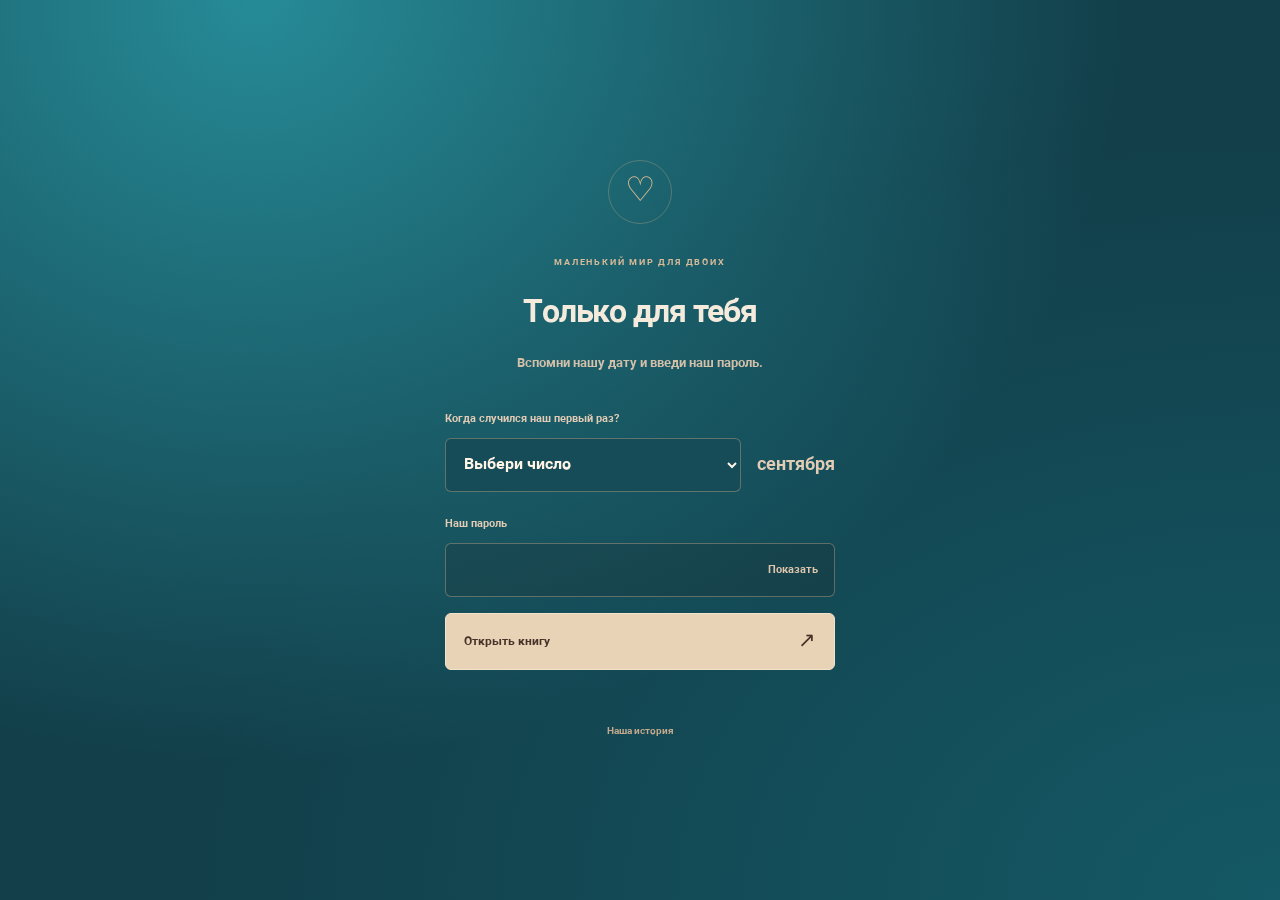
<file: index.html>
<!doctype html>
<html lang="ru">
  <head>
    <meta charset="UTF-8" />
    <meta name="viewport" content="width=device-width, initial-scale=1, viewport-fit=cover" />
    <meta name="robots" content="noindex, nofollow" />
    <meta name="referrer" content="no-referrer" />
    <meta http-equiv="Content-Security-Policy" content="form-action 'none'" />
    <meta name="theme-color" content="#145965" />
    <meta name="description" content="Небольшой подарок. Только для тебя." />
    <link
      rel="icon"
      href="data:image/svg+xml,%3Csvg xmlns='http://www.w3.org/2000/svg' viewBox='0 0 64 64'%3E%3Crect width='64' height='64' rx='18' fill='%23962d3e'/%3E%3Ctext x='32' y='46' font-size='42' text-anchor='middle' fill='%23f5ebdd'%3E%E2%99%A1%3C/text%3E%3C/svg%3E"
    />
    <link rel="stylesheet" href="./releases/3774866b991e61bb/gate.css?v=5b3ceb988943" />
    <title>Только для тебя</title>
  </head>
  <body>
    <div id="access-loading" role="status" aria-live="polite">
      <span aria-hidden="true">♡</span>
      <p>Наша история</p>
    </div>
    <main id="gate" hidden>
      <span class="heart" aria-hidden="true">♡</span>
      <p class="eyebrow">Маленький мир для двоих</p>
      <h1>Только для тебя</h1>
      <p class="intro">Вспомни нашу дату и введи наш пароль.</p>
      <form id="unlock-form">
        <label for="day">Когда случился наш первый раз?</label>
        <div class="date-row">
          <select id="day" name="day" required aria-label="День сентября">
            <option value="" disabled selected>Выбери число</option></select
          ><span aria-hidden="true">сентября</span>
        </div>
        <label for="password">Наш пароль</label>
        <div class="input-row">
          <input
            id="password"
            class="is-masked"
            name="password"
            type="text"
            inputmode="text"
            lang="ru"
            autocomplete="off"
            required
            spellcheck="false"
            autocorrect="off"
            autocapitalize="off"
          />
          <span id="password-mask" aria-hidden="true"><span></span></span>
          <button id="reveal" type="button" aria-label="Показать пароль" aria-pressed="false">
            Показать
          </button>
        </div>
        <button id="unlock" type="submit">Открыть книгу <span aria-hidden="true">↗</span></button>
        <p id="status" role="status" aria-live="polite"></p>
        <button id="retry-access" type="button" hidden>Повторить вход</button>
      </form>
      <p class="note">Наша история</p>
    </main>
    <noscript>Для открытия книги нужен JavaScript.</noscript>
    <script src="./releases/3774866b991e61bb/gate.js?v=82c1568d4ad4" defer></script>
  </body>
</html>
</file>
<file: releases/3774866b991e61bb/gate.css>
@font-face {
  font-family: 'Araboto';
  src: url('[data-uri]') format('woff2');
  font-weight: 400;
  font-style: normal;
  font-display: swap;
}
* {
  box-sizing: border-box;
}
body {
  margin: 0;
  min-height: 100vh;
  min-height: 100svh;
  display: grid;
  place-items: center;
  padding: 28px;
  background:
    radial-gradient(ellipse at 20% 0%, #268b97, transparent 60%),
    radial-gradient(ellipse at 100% 100%, #145965, transparent 60%), #123f4a;
  color: #f5ebdd;
  font-family: 'Araboto', sans-serif;
  font-synthesis: none;
}
#gate {
  width: min(390px, 100%);
  text-align: center;
}
.heart {
  display: grid;
  place-items: center;
  width: 64px;
  height: 64px;
  border: 1px solid #d4af8750;
  border-radius: 50%;
  margin: 0 auto 32px;
  color: #e2bd94;
  font-size: 34px;
}
.eyebrow {
  text-transform: uppercase;
  letter-spacing: 0.2em;
  font-size: 9px;
  color: #d9bb99;
}
h1 {
  font-family: 'Araboto', sans-serif;
  font-size: 32px;
  font-weight: 400;
  letter-spacing: -0.035em;
  margin: 20px 0 16px;
}
.intro {
  font-size: 13px;
  line-height: 1.7;
  color: #d4bfa9;
}
form {
  margin: 36px 0 18px;
  text-align: left;
}
label {
  display: block;
  font-size: 11px;
  color: #e3ccb5;
  margin-bottom: 11px;
}
.input-row {
  position: relative;
}
input {
  width: 100%;
  height: 54px;
  background: #281c1729;
  color: #fff4e6;
  border: 1px solid #d1b29165;
  border-radius: 6px;
  font:
    16px 'Araboto',
    sans-serif;
  padding: 12px 92px 12px 15px;
  outline-offset: 4px;
}
input:focus-visible,
button:focus-visible {
  outline: 2px solid #deb994;
  outline-offset: 4px;
}
button {
  font: inherit;
  cursor: pointer;
  touch-action: manipulation;
}
#reveal {
  position: absolute;
  right: 5px;
  top: 5px;
  height: 44px;
  border: none;
  background: transparent;
  color: #dfc6ad;
  padding: 0 12px;
  font-size: 11px;
}
#unlock {
  display: flex;
  align-items: center;
  justify-content: space-between;
  width: 100%;
  min-height: 52px;
  background: #e8d3b6;
  color: #47332a;
  border: 1px solid #f4e3cb;
  border-radius: 6px;
  margin-top: 16px;
  padding: 12px 18px;
  font-size: 12px;
}
#unlock:hover {
  background: #f0dfc6;
}
#unlock:disabled {
  opacity: 0.6;
  cursor: wait;
}
#unlock span {
  font-size: 21px;
}
#status {
  font-size: 12px;
  line-height: 1.6;
  min-height: 20px;
  color: #f3c7b5;
  margin: 14px 0 0;
}
.note {
  font-size: 10px;
  line-height: 1.8;
  color: #c3a98e;
  max-width: 270px;
  margin: 0 auto;
}
iframe {
  position: fixed;
  inset: 0;
  width: 100%;
  height: 100%;
  height: 100dvh;
  border: 0;
  background: #138b9e;
}
#gate[hidden] {
  display: none;
}

.date-row {
  display: flex;
  align-items: center;
  gap: 16px;
  margin-bottom: 24px;
}
.date-row select {
  flex: 1;
  min-width: 0;
  height: 54px;
  background: #164c57;
  color: #fff4e6;
  border: 1px solid #d1b29165;
  border-radius: 6px;
  padding: 0 14px;
  font:
    16px 'Araboto',
    sans-serif;
}
.date-row span {
  font:
    18px 'Araboto',
    sans-serif;
  color: #e3ccb5;
}
.date-row select:focus-visible {
  outline: 2px solid #deb994;
  outline-offset: 4px;
}

#password.is-masked {
  color: transparent;
  -webkit-text-fill-color: transparent;
  caret-color: #fff4e6;
  font-family: monospace;
}
#password-mask {
  position: absolute;
  inset: 1px 92px 1px 16px;
  display: flex;
  align-items: center;
  overflow: hidden;
  pointer-events: none;
  user-select: none;
  color: #fff4e6;
  font: 16px monospace;
  white-space: pre;
}
#password-mask span {
  flex: none;
}
#password-mask[hidden] {
  display: none;
}
#access-loading {
  text-align: center;
}
#access-loading span {
  color: #e2bd94;
  font-size: 44px;
}
#access-loading p {
  font-size: 18px;
}
#access-loading[hidden] {
  display: none;
}
#retry-access {
  border: 1px solid #d1b29165;
  border-radius: 6px;
  padding: 12px 18px;
  background: transparent;
  color: #fff4e6;
}
</file>
